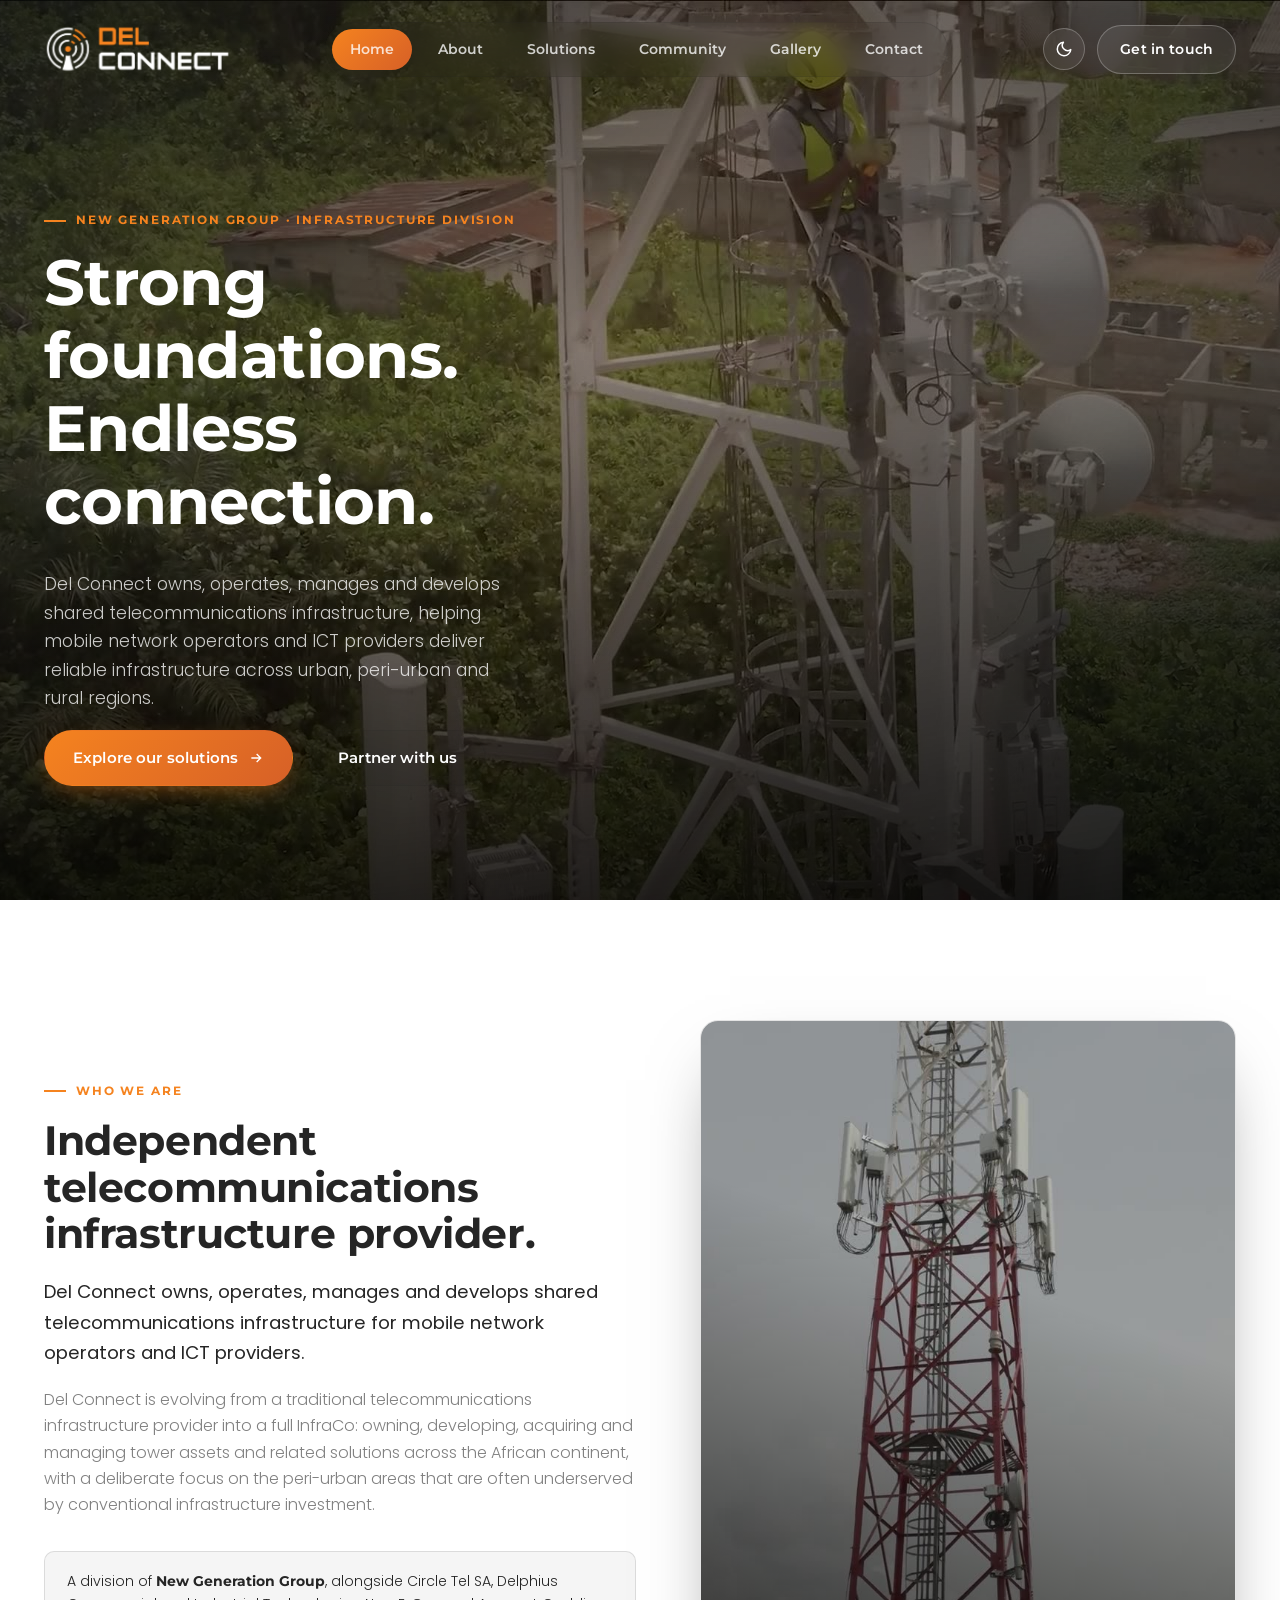
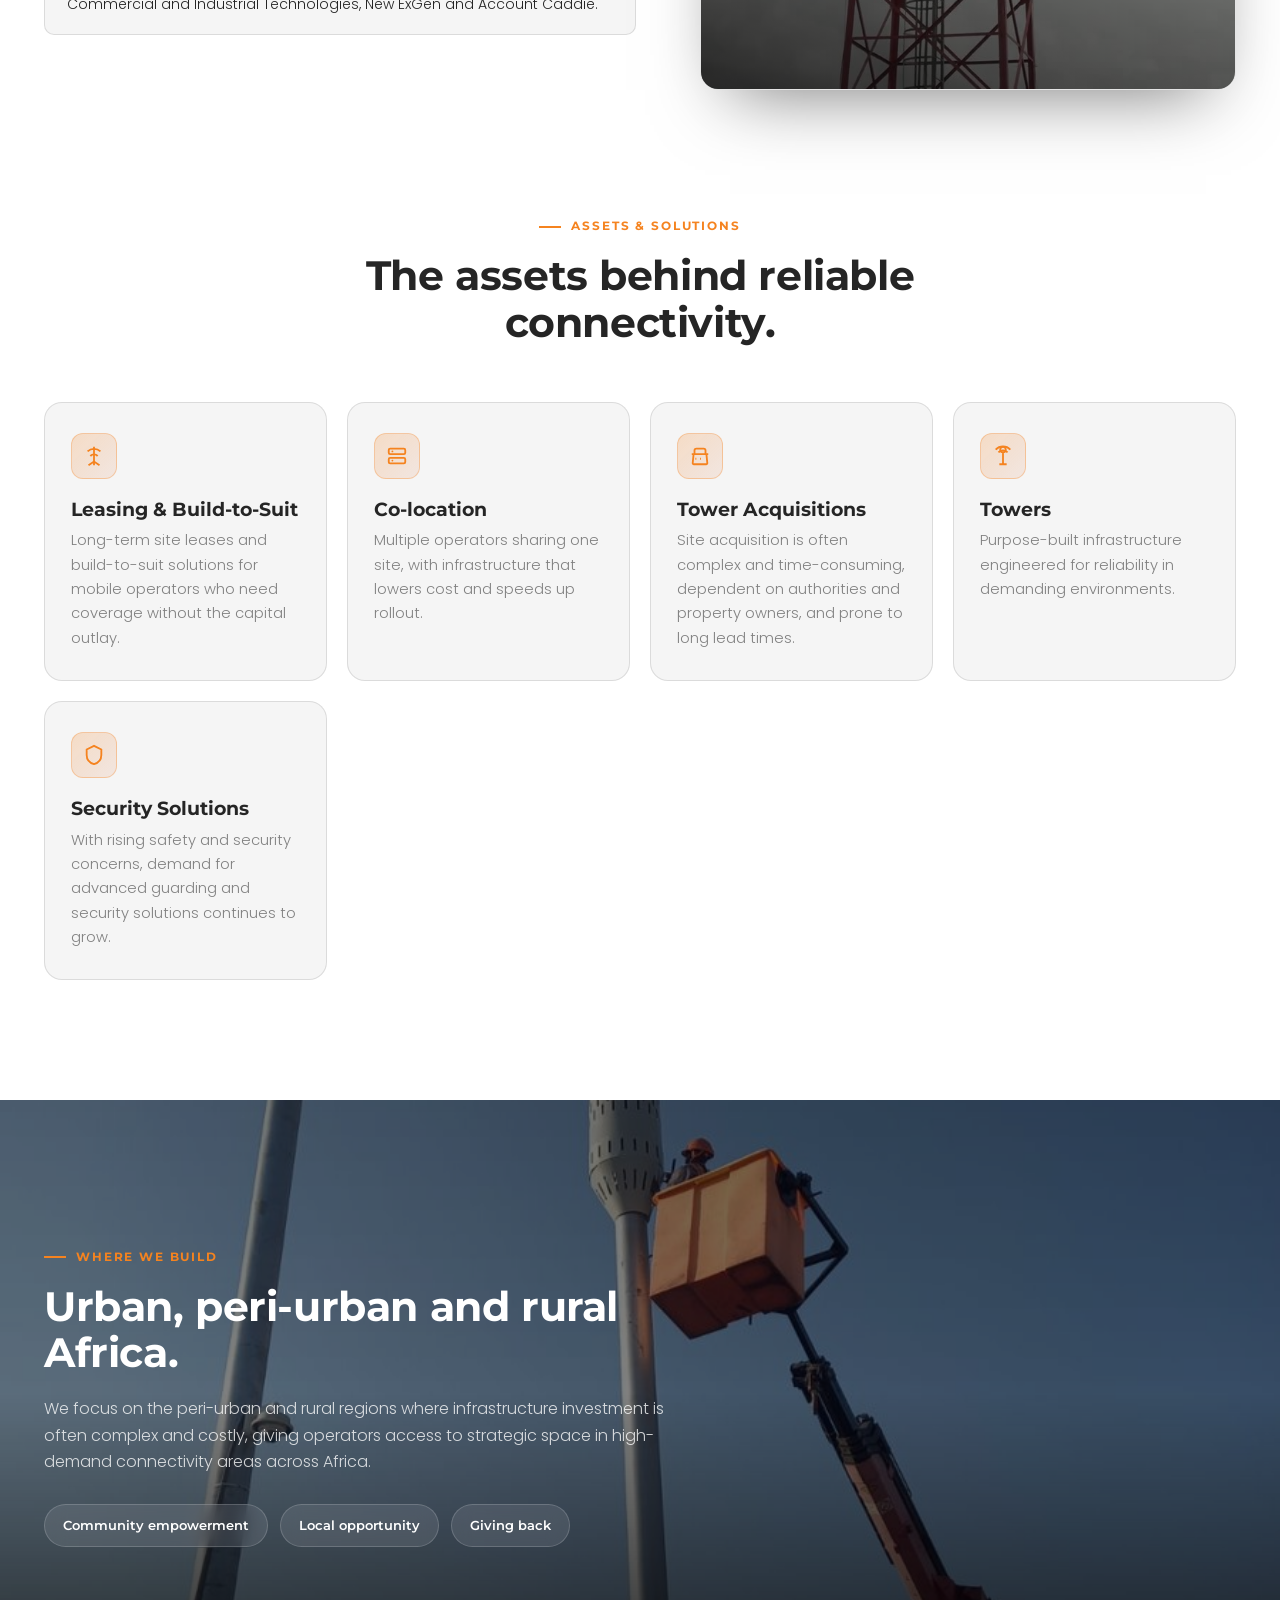
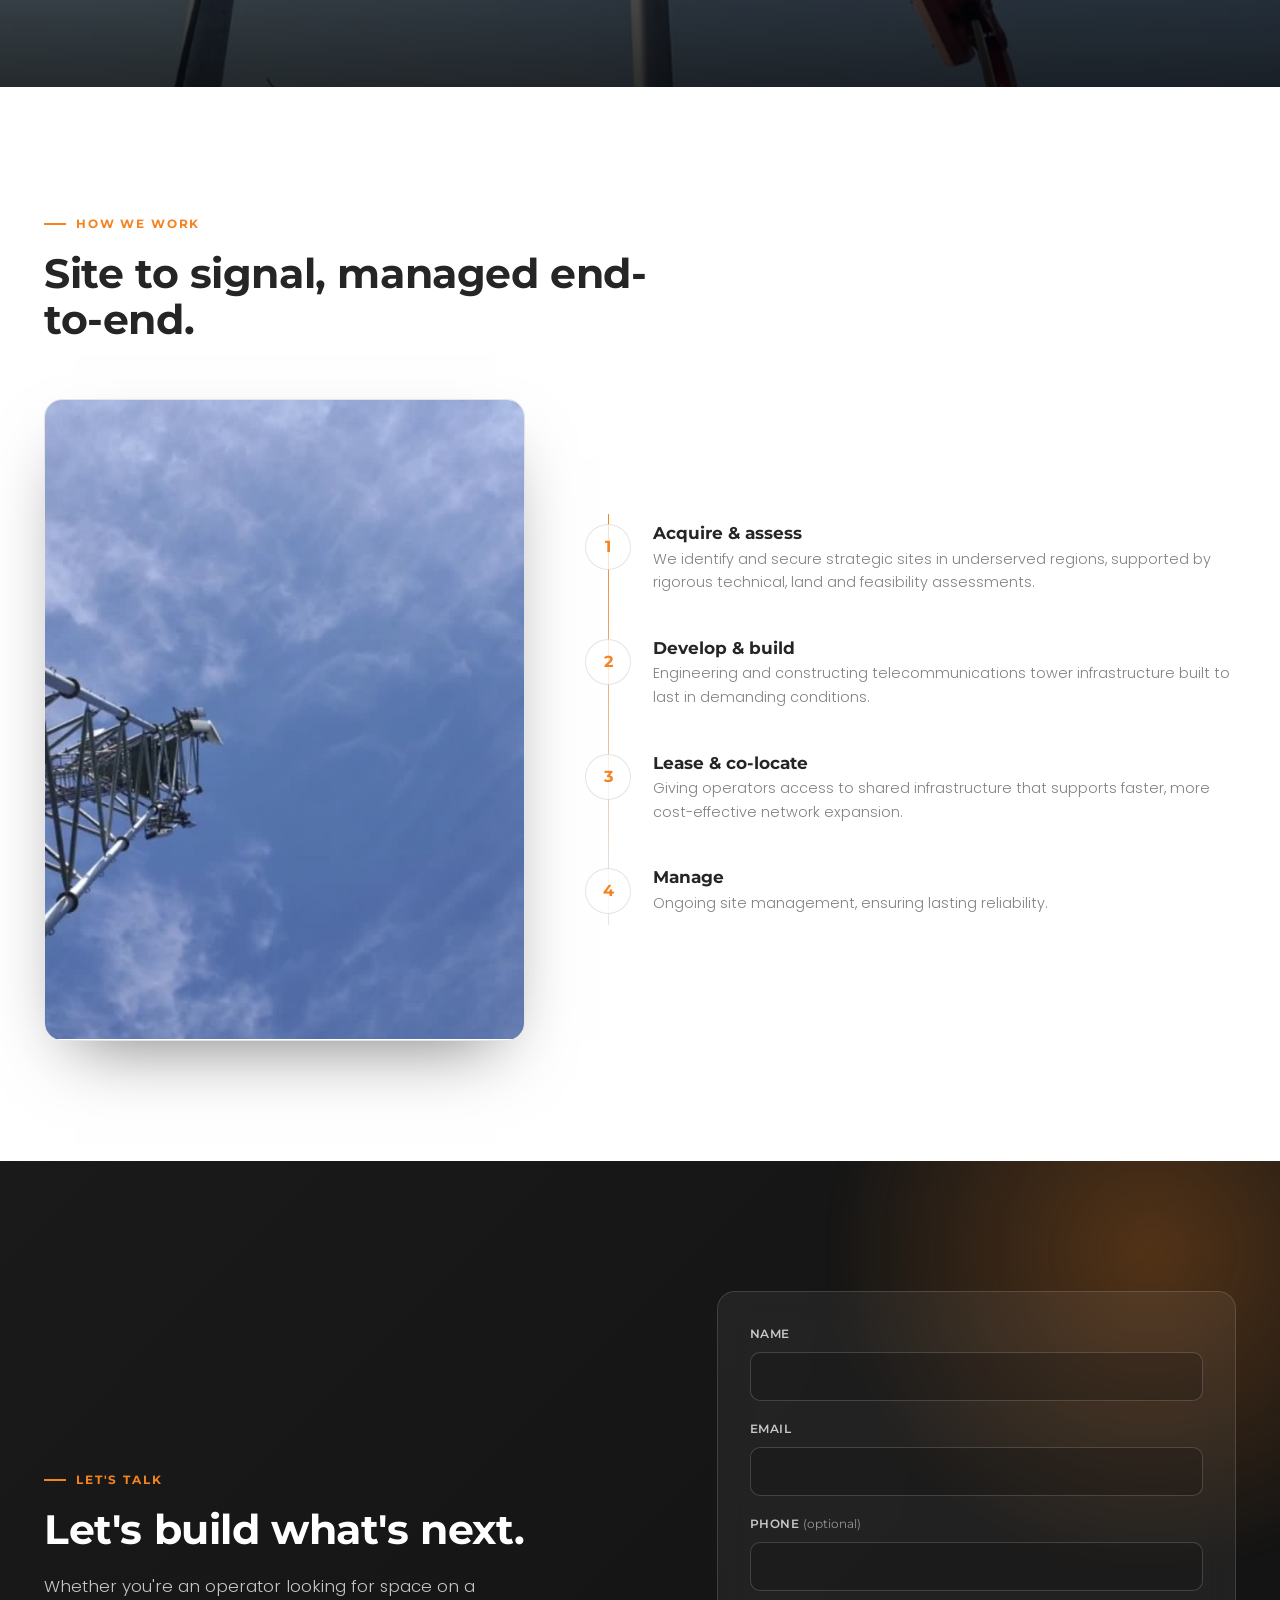
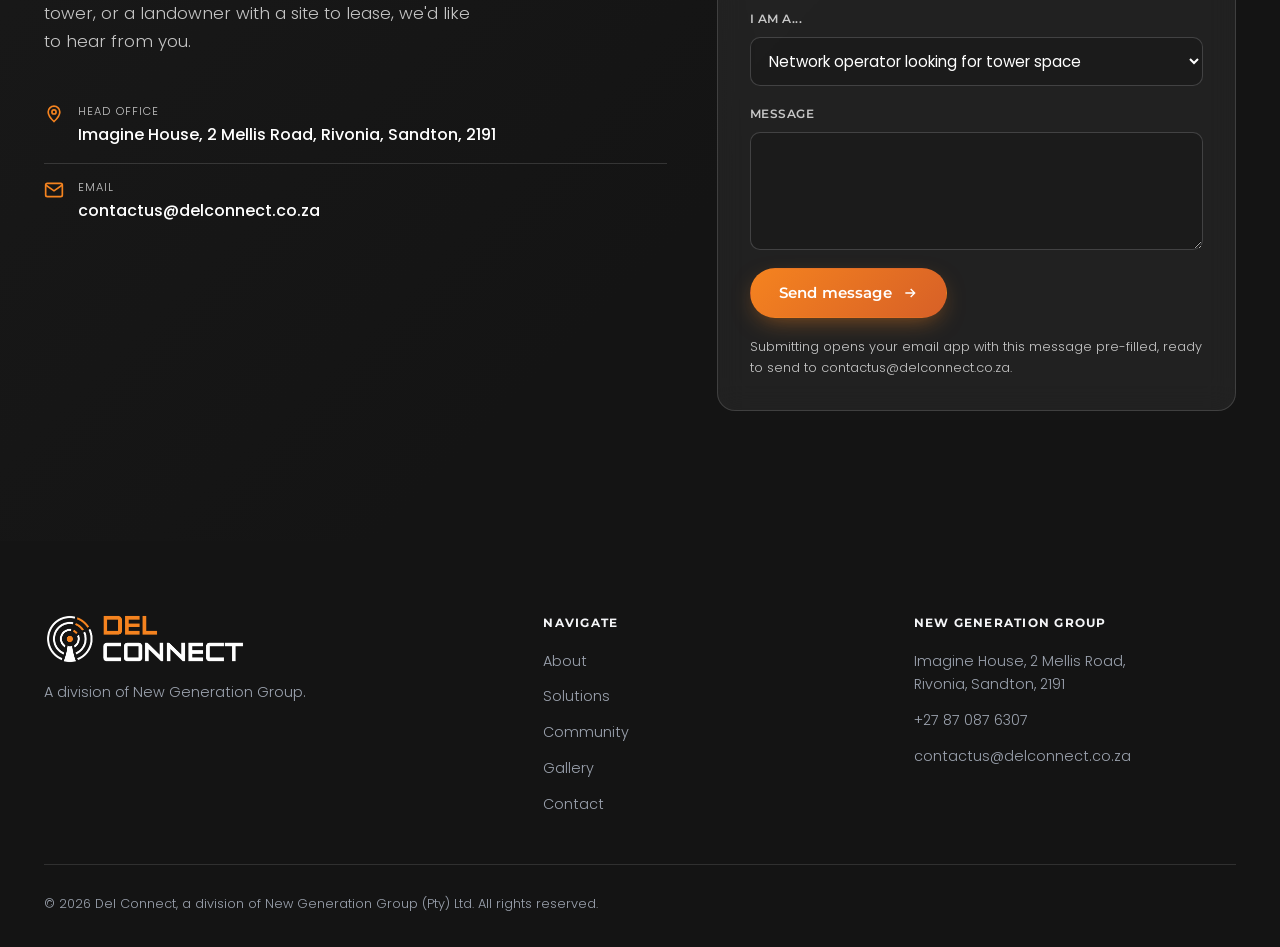
<file: index.html>
<!DOCTYPE html>
<html lang="en">
<head>
<meta charset="UTF-8">
<meta name="viewport" content="width=device-width, initial-scale=1.0">
<title>Del Connect | Tower Leasing &amp; Infrastructure Co-location</title>
<meta name="description" content="Del Connect owns, operates, manages and develops shared telecommunications infrastructure, helping mobile network operators and ICT providers deliver reliable infrastructure across urban, peri-urban and rural regions. A division of New Generation Group.">

<script>
(function () {
  try {
    var saved = localStorage.getItem('dc-theme');
    var theme = saved || (window.matchMedia('(prefers-color-scheme: light)').matches ? 'light' : 'dark');
    document.documentElement.setAttribute('data-theme', theme);
  } catch (e) {
    document.documentElement.setAttribute('data-theme', 'dark');
  }
})();
</script>

<link rel="icon" type="image/png" href="assets/img/favicon.png">

<link rel="preconnect" href="https://fonts.googleapis.com">
<link rel="preconnect" href="https://fonts.gstatic.com" crossorigin>
<link href="https://fonts.googleapis.com/css2?family=Montserrat:wght@300;400;500;600;700;800&family=Poppins:wght@300;400;500;600&display=swap" rel="stylesheet">
<link rel="stylesheet" href="assets/css/style.css">
</head>
<body>

<!-- ============ HEADER ============ -->
<header class="site-header" id="siteHeader">
  <div class="container nav">
    <a href="#home" class="logo">
      <img class="logo-full" src="assets/img/logo-full.png" alt="Del Connect">
    </a>

    <ul class="nav-links">
      <li><a href="#home" class="active">Home</a></li>
      <li><a href="#about">About</a></li>
      <li><a href="#solutions">Solutions</a></li>
      <li><a href="#community">Community</a></li>
      <li><a href="gallery.html">Gallery</a></li>
      <li><a href="#contact">Contact</a></li>
    </ul>

    <div class="nav-cta">
      <button class="theme-toggle" id="themeToggle" aria-label="Toggle light/dark theme">
        <svg class="icon-sun" viewBox="0 0 24 24" fill="none" stroke="currentColor" stroke-width="2" stroke-linecap="round"><circle cx="12" cy="12" r="4"/><path d="M12 2v2M12 20v2M4.9 4.9l1.4 1.4M17.7 17.7l1.4 1.4M2 12h2M20 12h2M4.9 19.1l1.4-1.4M17.7 6.3l1.4-1.4"/></svg>
        <svg class="icon-moon" viewBox="0 0 24 24" fill="none" stroke="currentColor" stroke-width="2" stroke-linecap="round" stroke-linejoin="round"><path d="M21 12.79A9 9 0 1 1 11.21 3 7 7 0 0 0 21 12.79Z"/></svg>
      </button>
      <a href="#contact" class="btn btn-ghost">Get in touch</a>
    </div>

    <button class="nav-toggle" id="navToggle" aria-label="Toggle menu">
      <span></span>
    </button>
  </div>
</header>

<div class="mobile-panel" id="mobilePanel">
  <button class="theme-toggle" id="themeToggleMobile" aria-label="Toggle light/dark theme">
    <svg class="icon-sun" viewBox="0 0 24 24" fill="none" stroke="currentColor" stroke-width="2" stroke-linecap="round"><circle cx="12" cy="12" r="4"/><path d="M12 2v2M12 20v2M4.9 4.9l1.4 1.4M17.7 17.7l1.4 1.4M2 12h2M20 12h2M4.9 19.1l1.4-1.4M17.7 6.3l1.4-1.4"/></svg>
    <svg class="icon-moon" viewBox="0 0 24 24" fill="none" stroke="currentColor" stroke-width="2" stroke-linecap="round" stroke-linejoin="round"><path d="M21 12.79A9 9 0 1 1 11.21 3 7 7 0 0 0 21 12.79Z"/></svg>
  </button>
  <a href="#home">Home</a>
  <a href="#about">About</a>
  <a href="#solutions">Solutions</a>
  <a href="#community">Community</a>
  <a href="gallery.html">Gallery</a>
  <a href="#contact">Contact</a>
  <a href="#contact" class="btn btn-primary">Get in touch</a>
</div>

<main>

  <!-- ============ HERO ============ -->
  <section class="hero" id="home">
    <div class="hero-media" id="heroMedia">
      <video autoplay muted loop playsinline poster="assets/img/poster-hero-worker.jpg">
        <source src="assets/video/hero-tower-worker.mp4" type="video/mp4">
      </video>
    </div>
    <div class="hero-overlay"></div>

    <div class="container hero-content">
      <span class="eyebrow">New Generation Group · Infrastructure Division</span>
      <h1>Strong foundations. Endless connection.</h1>
      <p class="hero-sub">Del Connect owns, operates, manages and develops shared telecommunications infrastructure, helping mobile network operators and ICT providers deliver reliable infrastructure across urban, peri-urban and rural regions.</p>
      <div class="hero-actions">
        <a href="#solutions" class="btn btn-primary">
          Explore our solutions
          <svg class="arrow" viewBox="0 0 24 24" fill="none" stroke="currentColor" stroke-width="2"><path d="M5 12h14M13 6l6 6-6 6"/></svg>
        </a>
        <a href="#contact" class="btn btn-ghost">Partner with us</a>
      </div>
    </div>
  </section>

  <!-- ============ ABOUT ============ -->
  <section class="section" id="about">
    <div class="container about-grid">
      <div class="about-copy" data-animate>
        <span class="eyebrow">Who we are</span>
        <h2>Independent telecommunications infrastructure provider.</h2>
        <p class="lede">Del Connect owns, operates, manages and develops shared telecommunications infrastructure for mobile network operators and ICT providers.</p>
        <p>Del Connect is evolving from a traditional telecommunications infrastructure provider into a full InfraCo: owning, developing, acquiring and managing tower assets and related solutions across the African continent, with a deliberate focus on the peri-urban areas that are often underserved by conventional infrastructure investment.</p>
        <div class="affiliation">
          A division of <strong>New Generation Group</strong>, alongside Circle Tel SA, Delphius Commercial and Industrial Technologies, New&nbsp;ExGen and Account Caddie.
        </div>
      </div>

      <div class="tilt-card" id="tiltCard" data-animate>
        <video autoplay muted loop playsinline poster="assets/img/poster-tower-ground.jpg">
          <source src="assets/video/tower-groundlevel.mp4" type="video/mp4">
        </video>
      </div>
    </div>
  </section>

  <!-- ============ SOLUTIONS ============ -->
  <section class="section" id="solutions" style="padding-top:0;">
    <div class="container">
      <div class="section-head center" data-animate>
        <span class="eyebrow" style="justify-content:center;">Assets &amp; Solutions</span>
        <h2>The assets behind reliable connectivity.</h2>
      </div>

      <div class="solutions-grid" data-animate-group>
        <div class="sol-card" style="--i:0" data-animate>
          <div class="sol-icon"><svg viewBox="0 0 24 24" fill="none" stroke="currentColor" stroke-width="2"><path d="M12 2v20M6 22l6-4 6 4M8 12a5.5 5.5 0 0 1 8 0M5 7a10 10 0 0 1 14 0"/></svg></div>
          <h3>Leasing &amp; Build-to-Suit</h3>
          <p>Long-term site leases and build-to-suit solutions for mobile operators who need coverage without the capital outlay.</p>
        </div>

        <div class="sol-card" style="--i:1" data-animate>
          <div class="sol-icon"><svg viewBox="0 0 24 24" fill="none" stroke="currentColor" stroke-width="2"><rect x="3" y="4" width="18" height="6" rx="1.5"/><rect x="3" y="14" width="18" height="6" rx="1.5"/><circle cx="7" cy="7" r="1" fill="currentColor" stroke="none"/><circle cx="7" cy="17" r="1" fill="currentColor" stroke="none"/></svg></div>
          <h3>Co-location</h3>
          <p>Multiple operators sharing one site, with infrastructure that lowers cost and speeds up rollout.</p>
        </div>

        <div class="sol-card" style="--i:2" data-animate>
          <div class="sol-icon"><svg viewBox="0 0 24 24" fill="none" stroke="currentColor" stroke-width="2"><path d="M3 10h18M7 15h1m4 0h1M6 10V6a2 2 0 0 1 2-2h8a2 2 0 0 1 2 2v4M5 10h14l1 10a1 1 0 0 1-1 1H5a1 1 0 0 1-1-1l1-10Z"/></svg></div>
          <h3>Tower Acquisitions</h3>
          <p>Site acquisition is often complex and time-consuming, dependent on authorities and property owners, and prone to long lead times.</p>
        </div>

        <div class="sol-card" style="--i:3" data-animate>
          <div class="sol-icon"><svg viewBox="0 0 24 24" fill="none" stroke="currentColor" stroke-width="2"><path d="M12 8v13M8 21h8M12 8a3 3 0 1 0 0-6 3 3 0 0 0 0 6Z"/><path d="M7 8a7 7 0 0 1 10 0M4 5a11 11 0 0 1 16 0"/></svg></div>
          <h3>Towers</h3>
          <p>Purpose-built infrastructure engineered for reliability in demanding environments.</p>
        </div>

        <div class="sol-card" style="--i:4" data-animate>
          <div class="sol-icon"><svg viewBox="0 0 24 24" fill="none" stroke="currentColor" stroke-width="2"><path d="M12 2 4 6v6c0 5 3.5 8.7 8 10 4.5-1.3 8-5 8-10V6l-8-4Z"/></svg></div>
          <h3>Security Solutions</h3>
          <p>With rising safety and security concerns, demand for advanced guarding and security solutions continues to grow.</p>
        </div>
      </div>
    </div>
  </section>

  <!-- ============ COMMUNITY ============ -->
  <section class="video-section" id="community">
    <div class="hero-media">
      <img src="assets/img/gallery/lamp-tower-02.jpg" alt="Lamp tower installation in a peri-urban area" data-parallax>
    </div>
    <div class="hero-overlay"></div>

    <div class="container">
      <div class="community-content" data-animate>
        <span class="eyebrow">Where we build</span>
        <h2>Urban, peri-urban and rural Africa.</h2>
        <p>We focus on the peri-urban and rural regions where infrastructure investment is often complex and costly, giving operators access to strategic space in high-demand connectivity areas across Africa.</p>
        <div class="chip-row">
          <span class="chip">Community empowerment</span>
          <span class="chip">Local opportunity</span>
          <span class="chip">Giving back</span>
        </div>
      </div>
    </div>
  </section>

  <!-- ============ PROCESS ============ -->
  <section class="section" id="process">
    <div class="container">
      <div class="section-head" data-animate>
        <span class="eyebrow">How we work</span>
        <h2>Site to signal, managed end-to-end.</h2>
      </div>

      <div class="process">
        <div class="process-visual" data-animate>
          <video autoplay muted loop playsinline poster="assets/img/poster-tower-sky.jpg">
            <source src="assets/video/tower-sky-angle.mp4" type="video/mp4">
          </video>
        </div>

        <ul class="process-steps" data-animate-group>
          <li class="process-step" style="--i:0" data-animate>
            <span class="step-num">1</span>
            <div class="step-copy">
              <h3>Acquire &amp; assess</h3>
              <p>We identify and secure strategic sites in underserved regions, supported by rigorous technical, land and feasibility assessments.</p>
            </div>
          </li>
          <li class="process-step" style="--i:1" data-animate>
            <span class="step-num">2</span>
            <div class="step-copy">
              <h3>Develop &amp; build</h3>
              <p>Engineering and constructing telecommunications tower infrastructure built to last in demanding conditions.</p>
            </div>
          </li>
          <li class="process-step" style="--i:2" data-animate>
            <span class="step-num">3</span>
            <div class="step-copy">
              <h3>Lease &amp; co-locate</h3>
              <p>Giving operators access to shared infrastructure that supports faster, more cost-effective network expansion.</p>
            </div>
          </li>
          <li class="process-step" style="--i:3" data-animate>
            <span class="step-num">4</span>
            <div class="step-copy">
              <h3>Manage</h3>
              <p>Ongoing site management, ensuring lasting reliability.</p>
            </div>
          </li>
        </ul>
      </div>
    </div>
  </section>

  <!-- ============ CTA / CONTACT ============ -->
  <section class="cta-section" id="contact">
    <div class="container cta-grid">
      <div data-animate>
        <span class="eyebrow">Let's talk</span>
        <h2>Let's build what's next.</h2>
        <p style="max-width:44ch; font-size:1.05rem;">Whether you're an operator looking for space on a tower, or a landowner with a site to lease, we'd like to hear from you.</p>

        <div class="contact-info-list">
          <div class="contact-row">
            <svg viewBox="0 0 24 24" fill="none" stroke="currentColor" stroke-width="2"><path d="M12 21s-7-6.4-7-11.5A7 7 0 0 1 19 9.5C19 14.6 12 21 12 21Z"/><circle cx="12" cy="9.5" r="2.5"/></svg>
            <div>
              <div class="label">Head office</div>
              <div class="value">Imagine House, 2 Mellis Road, Rivonia, Sandton, 2191</div>
            </div>
          </div>
          <div class="contact-row">
            <svg viewBox="0 0 24 24" fill="none" stroke="currentColor" stroke-width="2"><rect x="2" y="4" width="20" height="16" rx="2"/><path d="m22 6-10 7L2 6"/></svg>
            <div>
              <div class="label">Email</div>
              <div class="value"><a href="mailto:contactus@delconnect.co.za">contactus@delconnect.co.za</a></div>
            </div>
          </div>
        </div>
      </div>

      <form class="contact-form" id="contactForm" data-animate>
        <div class="form-row">
          <label for="cf-name">Name</label>
          <input type="text" id="cf-name" name="name" required autocomplete="name">
        </div>
        <div class="form-row">
          <label for="cf-email">Email</label>
          <input type="email" id="cf-email" name="email" required autocomplete="email">
        </div>
        <div class="form-row">
          <label for="cf-phone">Phone <span class="optional">(optional)</span></label>
          <input type="tel" id="cf-phone" name="phone" autocomplete="tel">
        </div>
        <div class="form-row">
          <label for="cf-type">I am a...</label>
          <select id="cf-type" name="type">
            <option value="Network operator">Network operator looking for tower space</option>
            <option value="Landowner">Landowner with a site to lease</option>
            <option value="General enquiry">General enquiry</option>
          </select>
        </div>
        <div class="form-row">
          <label for="cf-message">Message</label>
          <textarea id="cf-message" name="message" rows="4" required></textarea>
        </div>
        <button type="submit" class="btn btn-primary">
          Send message
          <svg class="arrow" viewBox="0 0 24 24" fill="none" stroke="currentColor" stroke-width="2"><path d="M5 12h14M13 6l6 6-6 6"/></svg>
        </button>
        <p class="form-note" id="formNote">Submitting opens your email app with this message pre-filled, ready to send to contactus@delconnect.co.za.</p>
      </form>
    </div>
  </section>

</main>

<!-- ============ FOOTER ============ -->
<footer class="site-footer">
  <div class="container">
    <div class="footer-grid">
      <div>
        <a href="#home" class="logo" style="margin-bottom:16px; display:inline-flex;">
          <img class="logo-full" src="assets/img/logo-full.png" alt="Del Connect">
        </a>
        <p class="footer-blurb">A division of New Generation Group.</p>
      </div>

      <div>
        <div class="footer-heading">Navigate</div>
        <div class="footer-links">
          <a href="#about">About</a>
          <a href="#solutions">Solutions</a>
          <a href="#community">Community</a>
          <a href="gallery.html">Gallery</a>
          <a href="#contact">Contact</a>
        </div>
      </div>

      <div>
        <div class="footer-heading">New Generation Group</div>
        <div class="footer-links">
          <span>Imagine House, 2 Mellis Road,<br>Rivonia, Sandton, 2191</span>
          <a href="tel:+27870876307">+27 87 087 6307</a>
          <a href="mailto:contactus@delconnect.co.za">contactus@delconnect.co.za</a>
        </div>
      </div>
    </div>

    <div class="footer-bottom">
      <span>© <span id="year"></span> Del Connect, a division of New Generation Group (Pty) Ltd. All rights reserved.</span>
    </div>
  </div>
</footer>

<script src="assets/js/main.js"></script>
</body>
</html>
</file>
<file: assets/css/style.css>
/* ==========================================================================
   Del Connect — Homepage
   Brand accent (orange) per Group CI Guide v1. Neutral scale is grey, not
   navy — dark/light theme built on: #252525 (dark), #818181 (mid),
   #9CA3AF (light).
   ========================================================================== */

:root {
  --ngg-orange: #F5831F;
  --ngg-marigold: #E97B26;
  --ngg-rust: #D76027;

  /* Del Connect neutral scale */
  --grey-900: #252525;
  --grey-500: #818181;
  --grey-400: #9CA3AF;

  /* CI guide secondary swatches — documented but not applied to UI chrome
     (navy is not the Del Connect direction; kept only for reference) */
  --ngg-gray-8: #C2C2C2;
  --ngg-navy-648: #162847;
  --ngg-navy: #13274B;
  --ngg-navy-dark: #0D1527;

  --font-primary: 'Montserrat', Arial, sans-serif;
  --font-body: 'Poppins', Arial, sans-serif;

  --container: 1240px;
  --radius: 18px;
  --radius-sm: 10px;
  --ease: cubic-bezier(0.22, 1, 0.36, 1);

  /* Video/photo scrims — always dark regardless of theme, for legibility
     over imagery rather than over the page background */
  --scrim-1: rgba(0, 0, 0, 0.55);
  --scrim-2: rgba(0, 0, 0, 0.35);
  --scrim-3: rgba(0, 0, 0, 0.82);
  --scrim-tint: rgba(37, 37, 37, 0.55);

  /* Footer/CTA stay a fixed dark band in both themes (deliberate, common
     pattern) */
  --deep-bg: #1a1a1a;
  --deep-bg-2: #141414;
}

:root[data-theme="dark"] {
  --bg: var(--grey-900);
  --bg-elevated: #2c2c2c;
  --ink: #F4F5F7;
  --ink-muted: var(--grey-400);
  --glass-bg: rgba(244, 245, 247, 0.07);
  --glass-bg-strong: rgba(20, 20, 20, 0.6);
  --glass-border: rgba(244, 245, 247, 0.14);
  --hover-bg: rgba(244, 245, 247, 0.1);
  --header-scrim: rgba(20, 20, 20, 0.34);
  --mobile-panel-bg: rgba(20, 20, 20, 0.85);
}

:root[data-theme="light"] {
  --bg: #FFFFFF;
  --bg-elevated: #F5F5F6;
  --ink: var(--grey-900);
  --ink-muted: var(--grey-500);
  --glass-bg: rgba(37, 37, 37, 0.045);
  --glass-bg-strong: rgba(255, 255, 255, 0.75);
  --glass-border: rgba(37, 37, 37, 0.12);
  --hover-bg: rgba(37, 37, 37, 0.06);
  --header-scrim: rgba(255, 255, 255, 0.55);
  --mobile-panel-bg: rgba(255, 255, 255, 0.9);
}

* { box-sizing: border-box; }
html { scroll-behavior: smooth; }

body {
  margin: 0;
  font-family: var(--font-body);
  font-weight: 300;
  color: var(--ink);
  background: var(--bg);
  line-height: 1.65;
  -webkit-font-smoothing: antialiased;
  overflow-x: hidden;
  transition: background 320ms var(--ease), color 320ms var(--ease);
}

img { max-width: 100%; display: block; }
a { color: inherit; text-decoration: none; }
button { font-family: inherit; }

h1, h2, h3, h4 {
  font-family: var(--font-primary);
  font-weight: 700;
  line-height: 1.14;
  margin: 0 0 0.5em;
  color: var(--ink);
}

h1 { font-size: clamp(2.4rem, 5vw, 4.4rem); letter-spacing: -0.01em; }
h2 { font-size: clamp(1.8rem, 3.2vw, 2.7rem); letter-spacing: -0.01em; }
h3 { font-size: 1.2rem; }

p { margin: 0 0 1em; color: var(--ink-muted); }

.container {
  width: 100%;
  max-width: var(--container);
  margin: 0 auto;
  padding: 0 24px;
}

.eyebrow {
  display: inline-flex;
  align-items: center;
  gap: 10px;
  font-family: var(--font-primary);
  font-weight: 700;
  font-size: 0.72rem;
  letter-spacing: 0.16em;
  text-transform: uppercase;
  color: var(--ngg-orange);
  margin-bottom: 16px;
}
.eyebrow::before {
  content: "";
  width: 22px;
  height: 2px;
  background: var(--ngg-orange);
  display: inline-block;
}

.section { padding: 120px 0; position: relative; }
.section-head { max-width: 640px; margin-bottom: 56px; }
.section-head.center { max-width: 700px; margin-left: auto; margin-right: auto; text-align: center; }

/* ---- Buttons ---- */
.btn {
  display: inline-flex;
  align-items: center;
  gap: 10px;
  padding: 15px 28px;
  border-radius: 100px;
  font-family: var(--font-primary);
  font-weight: 600;
  font-size: 0.92rem;
  letter-spacing: 0.01em;
  cursor: pointer;
  border: 1px solid transparent;
  transition: transform 320ms var(--ease), background 240ms ease, border-color 240ms ease, box-shadow 240ms ease;
  white-space: nowrap;
}
.btn:active { transform: scale(0.97); }
.btn-primary {
  background: linear-gradient(135deg, var(--ngg-orange), var(--ngg-rust));
  color: #fff;
  box-shadow: 0 8px 24px -8px rgba(245, 131, 31, 0.55);
}
.btn-primary:hover { transform: translateY(-2px); box-shadow: 0 12px 30px -8px rgba(245, 131, 31, 0.7); }
.btn-ghost {
  background: var(--glass-bg);
  border-color: var(--glass-border);
  color: var(--ink);
  backdrop-filter: blur(12px);
  -webkit-backdrop-filter: blur(12px);
}
.btn-ghost:hover { background: var(--hover-bg); transform: translateY(-2px); }
.btn svg { width: 16px; height: 16px; transition: transform 280ms var(--ease); }
.btn:hover svg.arrow { transform: translateX(3px); }

/* ==========================================================================
   Header — glassmorphism nav
   ========================================================================== */
.site-header {
  position: fixed;
  top: 0; left: 0; right: 0;
  z-index: 100;
  padding: 22px 0;
  transition: padding 320ms var(--ease), background 320ms var(--ease), border-color 320ms var(--ease), box-shadow 320ms var(--ease);
  border-bottom: 1px solid transparent;
}
.site-header::before {
  content: "";
  position: absolute; inset: 0;
  background: var(--header-scrim);
  backdrop-filter: blur(18px) saturate(160%);
  -webkit-backdrop-filter: blur(18px) saturate(160%);
  opacity: 0;
  transition: opacity 320ms var(--ease), background 320ms var(--ease);
  z-index: -1;
}
.site-header.scrolled { padding: 14px 0; border-color: var(--glass-border); box-shadow: 0 10px 30px -18px rgba(0,0,0,0.5); }
.site-header.scrolled::before { opacity: 1; }

.nav {
  display: flex;
  align-items: center;
  justify-content: space-between;
  gap: 24px;
}

.logo { display: flex; align-items: center; }
.logo-full {
  height: 48px;
  width: auto;
  display: block;
}
.site-footer .logo-full { height: 52px; }

.nav-links {
  display: flex;
  align-items: center;
  gap: 8px;
  list-style: none;
  margin: 0; padding: 6px;
  background: var(--glass-bg);
  border: 1px solid var(--glass-border);
  border-radius: 100px;
  backdrop-filter: blur(14px);
  -webkit-backdrop-filter: blur(14px);
}
.nav-links a {
  display: block;
  padding: 9px 18px;
  font-family: var(--font-primary);
  font-size: 0.86rem;
  font-weight: 600;
  color: var(--ink-muted);
  border-radius: 100px;
  transition: color 220ms ease, background 220ms ease;
}
.nav-links a:hover { color: var(--ink); background: var(--hover-bg); }
.nav-links a.active { color: #fff; background: linear-gradient(135deg, var(--ngg-orange), var(--ngg-rust)); }

.nav-cta { display: flex; align-items: center; gap: 12px; }
.nav-cta .btn-ghost { padding: 12px 22px; font-size: 0.86rem; }

.theme-toggle {
  width: 42px; height: 42px;
  flex-shrink: 0;
  border-radius: 50%;
  border: 1px solid var(--glass-border);
  background: var(--glass-bg);
  display: flex;
  align-items: center;
  justify-content: center;
  cursor: pointer;
  backdrop-filter: blur(12px);
  -webkit-backdrop-filter: blur(12px);
  transition: background 240ms ease, transform 240ms ease;
}
.theme-toggle:hover { background: var(--hover-bg); transform: translateY(-2px); }
.theme-toggle svg { width: 18px; height: 18px; color: var(--ink); }
.theme-toggle .icon-sun, .theme-toggle .icon-moon { display: none; }
:root[data-theme="dark"] .theme-toggle .icon-sun { display: block; }
:root[data-theme="light"] .theme-toggle .icon-moon { display: block; }

.nav-toggle {
  display: none;
  width: 42px; height: 42px;
  border-radius: 50%;
  border: 1px solid var(--glass-border);
  background: var(--glass-bg);
  align-items: center;
  justify-content: center;
  cursor: pointer;
}
.nav-toggle span {
  display: block;
  width: 16px; height: 1.5px;
  background: var(--ink);
  position: relative;
  transition: transform 280ms var(--ease), opacity 280ms var(--ease);
}
.nav-toggle span::before, .nav-toggle span::after {
  content: "";
  position: absolute; left: 0;
  width: 16px; height: 1.5px;
  background: var(--ink);
  transition: transform 280ms var(--ease), top 280ms var(--ease);
}
.nav-toggle span::before { top: -5px; }
.nav-toggle span::after { top: 5px; }
.nav-toggle.open span { background: transparent; }
.nav-toggle.open span::before { top: 0; transform: rotate(45deg); }
.nav-toggle.open span::after { top: 0; transform: rotate(-45deg); }

/* Unscrolled header always floats over a dark hero/banner (by design, in
   both themes) — so its text/controls stay light regardless of site theme.
   Once scrolled, the header gets its own theme-coloured glass backdrop and
   reverts to normal theme colours. */
.site-header:not(.scrolled) .nav-links a { color: rgba(255, 255, 255, 0.78); }
.site-header:not(.scrolled) .nav-links a:hover { color: #fff; }
.site-header:not(.scrolled) .theme-toggle,
.site-header:not(.scrolled) .nav-toggle,
.site-header:not(.scrolled) .btn-ghost {
  border-color: rgba(255, 255, 255, 0.25);
  background: rgba(255, 255, 255, 0.08);
  color: #fff;
}
.site-header:not(.scrolled) .theme-toggle svg { color: #fff; }
.site-header:not(.scrolled) .nav-toggle span,
.site-header:not(.scrolled) .nav-toggle span::before,
.site-header:not(.scrolled) .nav-toggle span::after { background: #fff; }
.site-header:not(.scrolled) .nav-toggle.open span { background: transparent; }

.mobile-panel {
  position: fixed;
  top: 0; right: 0;
  height: 100vh;
  width: min(320px, 82vw);
  padding: 100px 28px 40px;
  background: var(--mobile-panel-bg);
  backdrop-filter: blur(22px) saturate(160%);
  -webkit-backdrop-filter: blur(22px) saturate(160%);
  border-left: 1px solid var(--glass-border);
  transform: translateX(100%);
  transition: transform 420ms var(--ease), background 320ms var(--ease);
  z-index: 99;
  display: flex;
  flex-direction: column;
  gap: 8px;
}
.mobile-panel.open { transform: translateX(0); }
.mobile-panel a {
  font-family: var(--font-primary);
  font-weight: 600;
  font-size: 1.1rem;
  padding: 14px 6px;
  border-bottom: 1px solid var(--glass-border);
  color: var(--ink);
}
.mobile-panel .btn { margin-top: 24px; justify-content: center; }
.mobile-panel .theme-toggle { align-self: flex-start; margin-bottom: 8px; }

/* ==========================================================================
   Hero
   ========================================================================== */
.hero {
  position: relative;
  height: 100vh;
  min-height: 680px;
  display: flex;
  align-items: center;
  overflow: hidden;
  /* Text over video always reads light-on-dark, independent of theme */
  --ink: #FFFFFF;
  --ink-muted: rgba(255, 255, 255, 0.78);
}
.hero-media {
  position: absolute; inset: 0;
  z-index: -2;
  will-change: transform;
}
.hero-media video, .hero-media img {
  width: 100%; height: 100%;
  object-fit: cover;
  object-position: center;
}
.hero-overlay {
  position: absolute; inset: 0;
  z-index: -1;
  background:
    linear-gradient(180deg, var(--scrim-1) 0%, var(--scrim-2) 38%, var(--scrim-3) 100%),
    linear-gradient(115deg, var(--scrim-tint) 0%, rgba(245,131,31,0.14) 46%, var(--scrim-tint) 100%);
}
.hero-content { position: relative; padding-top: 90px; }
.hero-content .eyebrow { opacity: 0; transform: translateY(16px); animation: rise 900ms var(--ease) 200ms forwards; }
.hero-content h1 { max-width: 15ch; opacity: 0; transform: translateY(22px); animation: rise 1000ms var(--ease) 380ms forwards; }
.hero-content .hero-sub { max-width: 46ch; font-size: 1.08rem; opacity: 0; transform: translateY(18px); animation: rise 1000ms var(--ease) 560ms forwards; }
.hero-actions { display: flex; gap: 16px; flex-wrap: wrap; margin-top: 12px; opacity: 0; transform: translateY(18px); animation: rise 1000ms var(--ease) 720ms forwards; }

@keyframes rise { to { opacity: 1; transform: translateY(0); } }

/* ==========================================================================
   About
   ========================================================================== */
.about-grid {
  display: grid;
  grid-template-columns: 1.05fr 0.95fr;
  gap: 64px;
  align-items: center;
}
.about-copy .lede { font-size: 1.15rem; color: var(--ink); font-weight: 400; }
.affiliation {
  margin-top: 32px;
  padding: 18px 22px;
  border-radius: var(--radius-sm);
  background: var(--glass-bg);
  border: 1px solid var(--glass-border);
  font-size: 0.88rem;
}
.affiliation strong { color: var(--ink); font-family: var(--font-primary); }

.tilt-card {
  position: relative;
  border-radius: var(--radius);
  overflow: hidden;
  border: 1px solid var(--glass-border);
  box-shadow: 0 30px 70px -30px rgba(0,0,0,0.55);
  transform-style: preserve-3d;
  transition: transform 120ms ease-out;
  aspect-ratio: 4 / 5;
}
.tilt-card video, .tilt-card img { width: 100%; height: 100%; object-fit: cover; }
.tilt-card::after {
  content: "";
  position: absolute; inset: 0;
  background: linear-gradient(200deg, transparent 40%, rgba(0,0,0,0.72) 100%);
}
/* ==========================================================================
   Solutions
   ========================================================================== */
.solutions-grid {
  display: grid;
  grid-template-columns: repeat(auto-fit, minmax(260px, 1fr));
  gap: 20px;
}
.sol-card {
  position: relative;
  padding: 30px 26px;
  border-radius: var(--radius);
  background: var(--glass-bg);
  border: 1px solid var(--glass-border);
  backdrop-filter: blur(10px);
  -webkit-backdrop-filter: blur(10px);
  transition: transform 380ms var(--ease), background 320ms ease, border-color 320ms ease;
  overflow: hidden;
}
.sol-card::before {
  content: "";
  position: absolute; inset: -1px;
  background: radial-gradient(240px circle at var(--mx, 50%) var(--my, 0%), rgba(245,131,31,0.16), transparent 60%);
  opacity: 0;
  transition: opacity 320ms ease;
  pointer-events: none;
}
.sol-card:hover::before { opacity: 1; }
.sol-card:hover { transform: translateY(-6px); border-color: rgba(245,131,31,0.4); background: var(--hover-bg); }
.sol-icon {
  width: 46px; height: 46px;
  border-radius: 12px;
  display: flex; align-items: center; justify-content: center;
  background: linear-gradient(135deg, rgba(245,131,31,0.22), rgba(215,96,39,0.1));
  border: 1px solid rgba(245,131,31,0.3);
  margin-bottom: 20px;
}
.sol-icon svg { width: 22px; height: 22px; color: var(--ngg-orange); }
.sol-card h3 { margin-bottom: 8px; }
.sol-card p { margin: 0; font-size: 0.92rem; }
/* ==========================================================================
   Community (video section)
   ========================================================================== */
.video-section {
  position: relative;
  overflow: hidden;
  padding: 140px 0;
  --ink: #FFFFFF;
  --ink-muted: rgba(255, 255, 255, 0.78);
}
.video-section .hero-media { z-index: -2; overflow: hidden; }
.video-section .hero-media img[data-parallax] {
  position: absolute;
  top: -14%; left: 0;
  width: 100%;
  height: 128%;
  object-fit: cover;
  will-change: transform;
}
.video-section .hero-overlay {
  background:
    linear-gradient(180deg, var(--scrim-1) 0%, rgba(0,0,0,0.5) 50%, var(--scrim-3) 100%);
}
.community-content { max-width: 640px; }
.chip-row { display: flex; flex-wrap: wrap; gap: 12px; margin-top: 28px; }
.chip {
  padding: 10px 18px;
  border-radius: 100px;
  background: rgba(244,245,247,0.1);
  border: 1px solid rgba(244,245,247,0.18);
  backdrop-filter: blur(10px);
  -webkit-backdrop-filter: blur(10px);
  font-family: var(--font-primary);
  font-size: 0.82rem;
  font-weight: 600;
  color: #fff;
}

/* ==========================================================================
   Process
   ========================================================================== */
.process {
  display: grid;
  grid-template-columns: 0.85fr 1.15fr;
  gap: 60px;
  align-items: center;
}
.process-visual {
  border-radius: var(--radius);
  overflow: hidden;
  border: 1px solid var(--glass-border);
  aspect-ratio: 3 / 4;
  position: relative;
  box-shadow: 0 30px 70px -30px rgba(0,0,0,0.55);
}
.process-visual video, .process-visual img { width: 100%; height: 100%; object-fit: cover; }
.process-steps { list-style: none; margin: 0; padding: 0; position: relative; }
.process-steps::before {
  content: "";
  position: absolute; left: 23px; top: 12px; bottom: 12px;
  width: 1px;
  background: linear-gradient(180deg, var(--ngg-orange), var(--glass-border) 90%);
}
.process-step {
  display: flex; gap: 22px;
  padding: 22px 0;
  position: relative;
}
.step-num {
  flex-shrink: 0;
  width: 46px; height: 46px;
  border-radius: 50%;
  background: var(--glass-bg-strong);
  border: 1px solid var(--glass-border);
  display: flex; align-items: center; justify-content: center;
  font-family: var(--font-primary);
  font-weight: 700;
  color: var(--ngg-orange);
  position: relative;
  z-index: 1;
}
.step-copy h3 { margin-bottom: 4px; font-size: 1.05rem; }
.step-copy p { margin: 0; font-size: 0.9rem; }

/* ==========================================================================
   CTA — fixed dark band with an orange wash, consistent in both themes
   ========================================================================== */
.cta-section {
  position: relative;
  padding: 130px 0;
  overflow: hidden;
  background: linear-gradient(135deg, var(--deep-bg) 0%, var(--deep-bg-2) 60%);
  --ink: #FFFFFF;
  --ink-muted: rgba(255, 255, 255, 0.75);
}
.cta-section::before {
  content: "";
  position: absolute;
  width: 700px; height: 700px;
  right: -220px; top: -260px;
  background: radial-gradient(circle, rgba(245,131,31,0.28), transparent 65%);
  filter: blur(10px);
}
.cta-grid {
  position: relative;
  display: grid;
  grid-template-columns: 1.2fr 1fr;
  gap: 50px;
  align-items: center;
}
.contact-info-list { margin-top: 32px; }
.contact-row { display: flex; gap: 14px; padding: 14px 0; border-bottom: 1px solid rgba(244,245,247,0.14); }
.contact-row:last-child { border-bottom: none; }
.contact-row svg { width: 20px; height: 20px; color: var(--ngg-orange); flex-shrink: 0; margin-top: 2px; }
.contact-row .label { font-size: 0.7rem; letter-spacing: 0.1em; text-transform: uppercase; color: var(--ink-muted); margin-bottom: 2px; }
.contact-row .value { color: var(--ink); font-weight: 500; }
.contact-row .value a:hover { color: var(--ngg-orange); }

/* ---- Contact form ---- */
.contact-form {
  padding: 32px;
  border-radius: var(--radius);
  background: rgba(244,245,247,0.06);
  border: 1px solid rgba(244,245,247,0.14);
  backdrop-filter: blur(14px);
  -webkit-backdrop-filter: blur(14px);
  display: flex;
  flex-direction: column;
  gap: 18px;
}
.form-row { display: flex; flex-direction: column; gap: 8px; }
.form-row label {
  font-family: var(--font-primary);
  font-size: 0.76rem;
  font-weight: 600;
  letter-spacing: 0.04em;
  text-transform: uppercase;
  color: var(--ink-muted);
}
.form-row label .optional { text-transform: none; font-weight: 400; letter-spacing: normal; opacity: 0.7; }
.form-row input,
.form-row select,
.form-row textarea {
  width: 100%;
  padding: 12px 14px;
  border-radius: var(--radius-sm);
  border: 1px solid rgba(244,245,247,0.18);
  background: rgba(0,0,0,0.18);
  color: var(--ink);
  font-family: var(--font-body);
  font-size: 0.95rem;
  transition: border-color 200ms ease, background 200ms ease;
}
.form-row textarea { resize: vertical; min-height: 90px; }
.form-row input::placeholder,
.form-row textarea::placeholder { color: var(--ink-muted); }
.form-row input:focus,
.form-row select:focus,
.form-row textarea:focus {
  outline: none;
  border-color: var(--ngg-orange);
  background: rgba(0,0,0,0.28);
}
.form-row select { cursor: pointer; }
.form-row select option { background: var(--deep-bg-2); color: #fff; }
.contact-form .btn { align-self: flex-start; }
.form-note {
  margin: 0;
  font-size: 0.8rem;
  color: var(--ink-muted);
}
.form-note.success { color: var(--ngg-orange); font-weight: 600; }

/* ==========================================================================
   Page banner (interior pages, e.g. Gallery)
   ========================================================================== */
.page-banner {
  padding: 168px 0 64px;
  background: linear-gradient(150deg, var(--deep-bg) 0%, var(--deep-bg-2) 70%);
  --ink: #FFFFFF;
  --ink-muted: rgba(255, 255, 255, 0.75);
}
.page-banner h1 { max-width: 20ch; }
.page-banner-sub { max-width: 56ch; font-size: 1.05rem; margin: 0; }

/* ==========================================================================
   Gallery
   ========================================================================== */
.gallery-category { margin-bottom: 56px; }
.gallery-category-title {
  font-size: 1.05rem;
  padding-bottom: 14px;
  margin-bottom: 24px;
  border-bottom: 1px solid var(--glass-border);
}
.gallery-grid {
  display: grid;
  grid-template-columns: repeat(auto-fill, minmax(240px, 1fr));
  gap: 20px;
}
.gallery-item {
  position: relative;
  aspect-ratio: 1 / 1;
  border-radius: var(--radius-sm);
  overflow: hidden;
  border: 1px solid var(--glass-border);
  cursor: zoom-in;
  background: var(--bg-elevated);
}
.gallery-item img {
  width: 100%;
  height: 100%;
  object-fit: cover;
  display: block;
  transition: transform 500ms var(--ease);
}
.gallery-item:hover img { transform: scale(1.05); }
.gallery-item figcaption {
  position: absolute;
  left: 0; right: 0; bottom: 0;
  padding: 28px 16px 14px;
  background: linear-gradient(0deg, rgba(0,0,0,0.75) 0%, transparent 100%);
  color: #fff;
  font-family: var(--font-primary);
  font-weight: 600;
  font-size: 0.86rem;
  opacity: 0;
  transform: translateY(6px);
  transition: opacity 260ms var(--ease), transform 260ms var(--ease);
}
.gallery-item:hover figcaption { opacity: 1; transform: translateY(0); }

.gallery-empty-note {
  text-align: center;
  padding: 40px 0;
  color: var(--ink-muted);
  font-size: 0.92rem;
}

.lightbox {
  position: fixed;
  inset: 0;
  z-index: 200;
  display: none;
  align-items: center;
  justify-content: center;
  padding: 40px;
  background: rgba(10, 10, 10, 0.92);
  backdrop-filter: blur(6px);
  -webkit-backdrop-filter: blur(6px);
}
.lightbox.open { display: flex; }
.lightbox figure { margin: 0; max-width: min(1100px, 100%); max-height: 100%; }
.lightbox img { max-width: 100%; max-height: 80vh; border-radius: var(--radius-sm); display: block; margin: 0 auto; }
.lightbox figcaption { text-align: center; color: #fff; margin-top: 16px; font-family: var(--font-primary); font-weight: 600; }
.lightbox-close {
  position: absolute;
  top: 24px; right: 24px;
  width: 46px; height: 46px;
  border-radius: 50%;
  border: 1px solid rgba(244,245,247,0.2);
  background: rgba(244,245,247,0.08);
  color: #fff;
  display: flex; align-items: center; justify-content: center;
  cursor: pointer;
}
.lightbox-close svg { width: 20px; height: 20px; }

@media (max-width: 640px) {
  .gallery-grid { grid-template-columns: repeat(auto-fill, minmax(160px, 1fr)); gap: 12px; }
  .page-banner { padding: 140px 0 48px; }
}

/* ==========================================================================
   Footer — fixed dark band, consistent in both themes
   ========================================================================== */
.site-footer {
  background: var(--deep-bg-2);
  padding: 72px 0 32px;
  --ink: #F4F5F7;
  --ink-muted: var(--grey-400);
}
.footer-grid {
  display: grid;
  grid-template-columns: 1.4fr 1fr 1fr;
  gap: 48px;
  padding-bottom: 48px;
  border-bottom: 1px solid rgba(244,245,247,0.12);
}
.footer-blurb { max-width: 34ch; font-size: 0.9rem; }
.footer-heading { font-family: var(--font-primary); font-size: 0.78rem; letter-spacing: 0.1em; text-transform: uppercase; color: var(--ink); margin-bottom: 16px; font-weight: 700; }
.footer-links { display: flex; flex-direction: column; gap: 12px; font-size: 0.9rem; color: var(--ink-muted); }
.footer-links a:hover { color: var(--ngg-orange); }
.footer-bottom {
  padding-top: 28px;
  display: flex;
  justify-content: space-between;
  flex-wrap: wrap;
  gap: 12px;
  font-size: 0.8rem;
  color: var(--ink-muted);
}

/* ==========================================================================
   Scroll reveal
   ========================================================================== */
[data-animate] { opacity: 0; transform: translateY(28px); transition: opacity 800ms var(--ease), transform 800ms var(--ease); }
[data-animate].in-view { opacity: 1; transform: translateY(0); }
[data-animate="fade"] { transform: none; }
[data-animate-group] > * { transition-delay: calc(var(--i, 0) * 90ms); }

/* ==========================================================================
   Responsive
   ========================================================================== */
@media (max-width: 980px) {
  .nav-links { display: none; }
  .nav-cta .btn-ghost { display: none; }
  .nav-toggle { display: flex; }
  .about-grid, .process { grid-template-columns: 1fr; }
  .about-grid .tilt-card, .process-visual { order: -1; max-width: 420px; margin: 0 auto; }
  .cta-grid { grid-template-columns: 1fr; }
  .footer-grid { grid-template-columns: 1fr 1fr; }
}

@media (max-width: 640px) {
  .section { padding: 84px 0; }
  .hero { min-height: 620px; }
  .footer-grid { grid-template-columns: 1fr; }
  .video-section { padding: 100px 0; }
}

@media (prefers-reduced-motion: reduce) {
  * { animation-duration: 0.001ms !important; animation-iteration-count: 1 !important; transition-duration: 0.001ms !important; }
  .hero-content .eyebrow, .hero-content h1, .hero-content .hero-sub, .hero-actions { opacity: 1; transform: none; }
}
</file>
